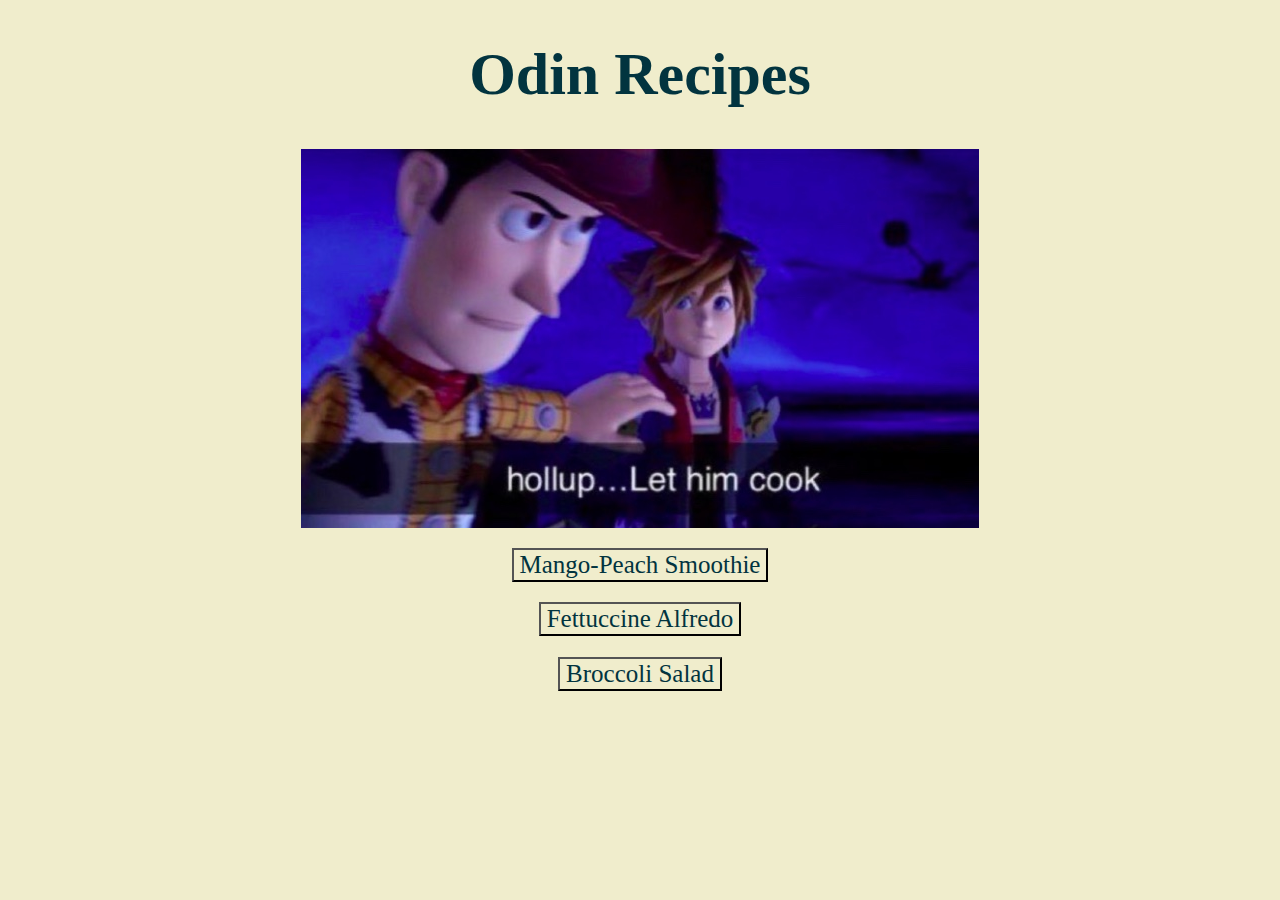
<file: index.html>
<!DOCTYPE html>
<html lang="en">
    <head>
        <meta charset="UTF-8">
        <link rel="stylesheet" href="index.css">
    </head>

    <body>  
        <h1>Odin Recipes</h1>
        <img class="center" src="images/let-him-cook.jpg" alt="Let Him Cook">
        <h2>
            <a href="recipes/smoothie.html">
                <button class="button">Mango-Peach Smoothie</button>
            </a>
        </h2>
        <h3>
                <a href="recipes/fettuccine.html">
                <button class="button">Fettuccine Alfredo</button>
            </a>
        </h3>
        <h4>
            <a href="recipes/salad.html">
                <button class="button">Broccoli Salad</button>
            </a>
        </h4>
    </body>  
</html>
</file>
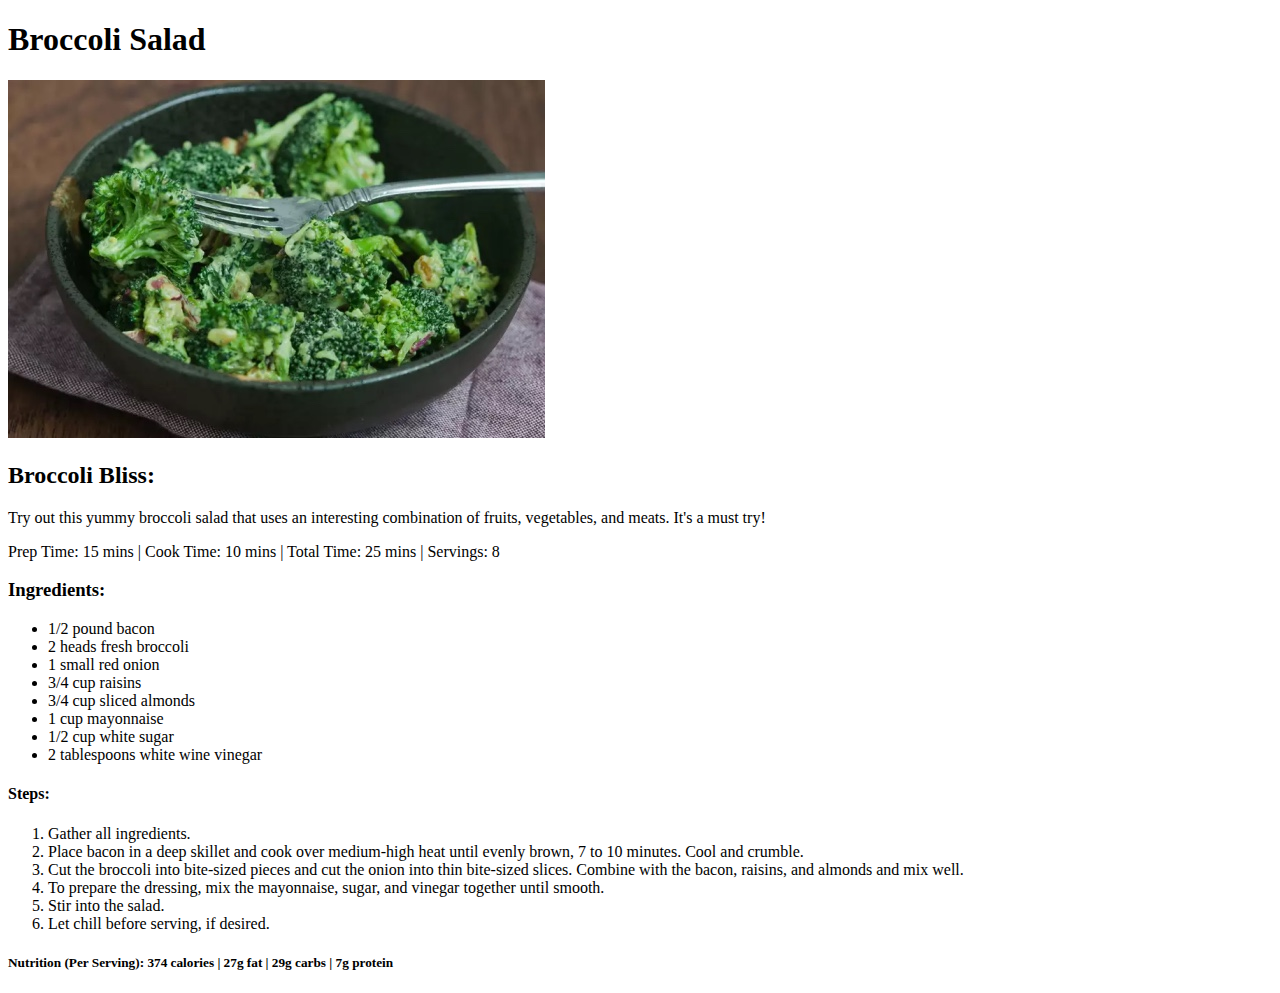
<file: recipes/broccoli-salad.html>
<!DOCTYPE html>
<html lang="en">
    <head>
        <meta charset="UTF-8">
    </head>
    
    <body>
        <h1>Broccoli Salad</h1>
        <img src="../images/broccoli-salad.jpg" alt="Broccoli Salad">
        <h2>Broccoli Bliss:</h2>
            <p>Try out this yummy broccoli salad that uses an interesting combination of fruits, vegetables, and meats. It's a must try!</p>
            <p>Prep Time: 15 mins | Cook Time: 10 mins | Total Time: 25 mins | Servings: 8</p>
        <h3>Ingredients:</h3>
            <ul>
                <li>1/2 pound bacon</li>
                <li>2 heads fresh broccoli</li>
                <li>1 small red onion</li>
                <li>3/4 cup raisins</li>
                <li>3/4 cup sliced almonds</li>
                <li>1 cup mayonnaise</li>
                <li>1/2 cup white sugar</li>
                <li>2 tablespoons white wine vinegar</li>
            </ul>
        <h4>Steps:</h4>
            <ol>
                <li>Gather all ingredients.</li>
                <li>Place bacon in a deep skillet and cook over medium-high heat until evenly brown, 7 to 10 minutes. Cool and crumble.</li>
                <li>Cut the broccoli into bite-sized pieces and cut the onion into thin bite-sized slices. Combine with the bacon, raisins, and almonds and mix well.</li>
                <li>To prepare the dressing, mix the mayonnaise, sugar, and vinegar together until smooth.</li>
                <li>Stir into the salad.</li>
                <li>Let chill before serving, if desired.</li>
            </ol>
        <h5>Nutrition (Per Serving): 374 calories | 27g fat | 29g carbs | 7g protein</h5>
    </body>
</html>
</file>
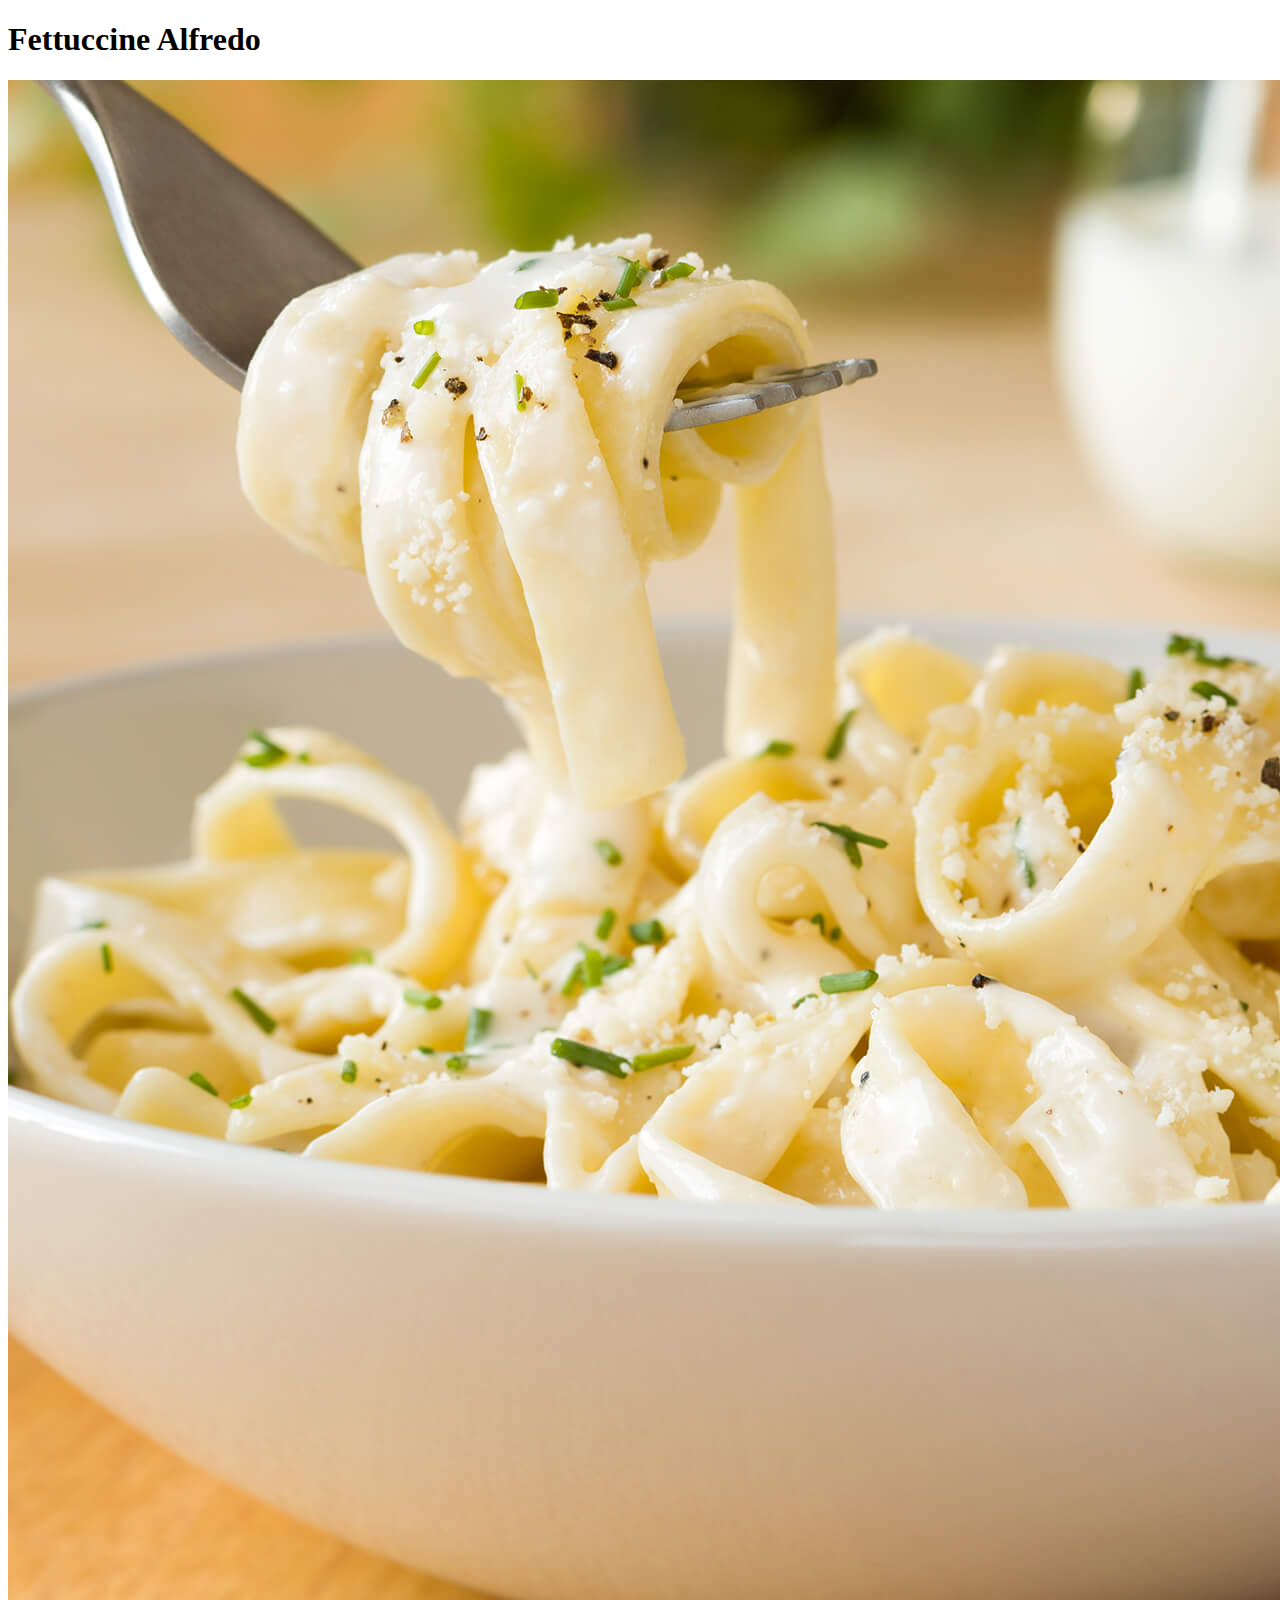
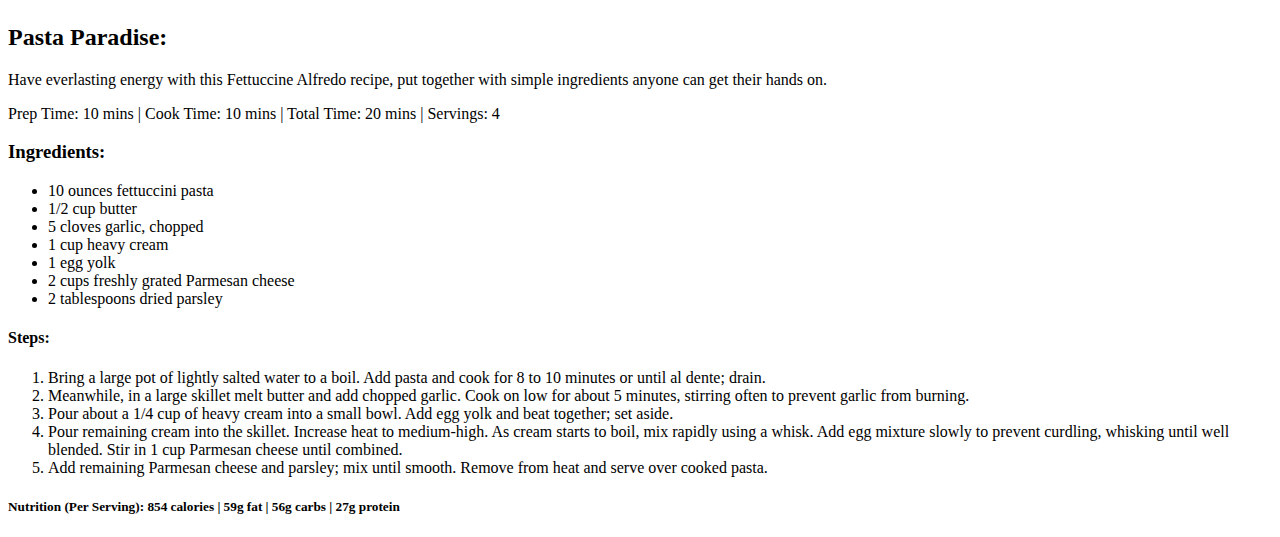
<file: recipes/fettuccine-alfredo.html>
<!DOCTYPE html>
<html lang="en">
    <head>
        <meta charset="UTF-8">
    </head>

    <body>
        <h1>Fettuccine Alfredo</h1>
        <img src="../images/fettuccine-alfredo.jpg" alt="Fettuccine Alfredo">
        <h2>Pasta Paradise:</h2>
            <p>Have everlasting energy with this Fettuccine Alfredo recipe, put together with simple ingredients anyone can get their hands on.</p>
            <p>Prep Time: 10 mins | Cook Time: 10 mins | Total Time: 20 mins | Servings: 4</p>
        <h3>Ingredients:</h3>
            <ul>
                <li>10 ounces fettuccini pasta</li>
                <li>1/2 cup butter</li>
                <Li>5 cloves garlic, chopped</Li>
                <li>1 cup heavy cream</li>
                <li>1 egg yolk</li>
                <li>2 cups freshly grated Parmesan cheese</li>
                <li>2 tablespoons dried parsley</li>
            </ul>
        <h4>Steps:</h4>
            <ol>
                <li>Bring a large pot of lightly salted water to a boil. Add pasta and cook for 8 to 10 minutes or until al dente; drain.</li>
                <li>Meanwhile, in a large skillet melt butter and add chopped garlic. Cook on low for about 5 minutes, stirring often to prevent garlic from burning.</li>
                <li>Pour about a 1/4 cup of heavy cream into a small bowl. Add egg yolk and beat together; set aside.</li>
                <li>Pour remaining cream into the skillet. Increase heat to medium-high. As cream starts to boil, mix rapidly using a whisk. Add egg mixture slowly to prevent curdling, whisking until well blended. Stir in 1 cup Parmesan cheese until combined.</li>
                <li>Add remaining Parmesan cheese and parsley; mix until smooth. Remove from heat and serve over cooked pasta.</li>
            </ol>
        <h5>Nutrition (Per Serving): 854 calories | 59g fat | 56g carbs | 27g protein</h5>  
    </body>  
</html>
</file>
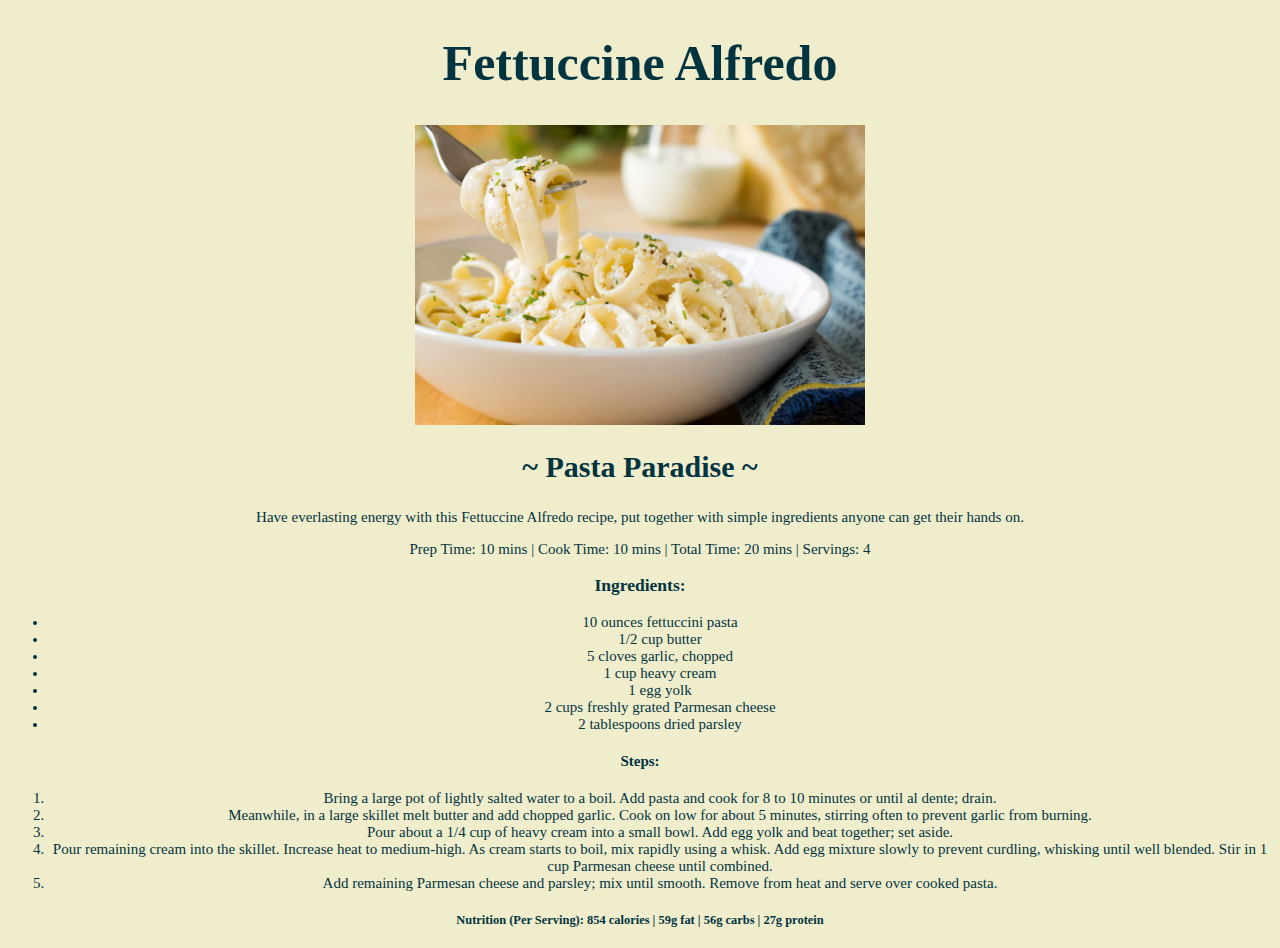
<file: recipes/fettuccine.html>
<!DOCTYPE html>
<html lang="en">
    <head>
        <meta charset="UTF-8">
        <link rel="stylesheet" href="fettuccine.css">
    </head>

    <body>
        <h1>Fettuccine Alfredo</h1>
        <img class="center" src="../images/fettuccine-alfredo.jpg" alt="Fettuccine Alfredo">
        <h2>~ Pasta Paradise ~</h2>
            <p>Have everlasting energy with this Fettuccine Alfredo recipe, put together with simple ingredients anyone can get their hands on.</p>
            <p>Prep Time: 10 mins | Cook Time: 10 mins | Total Time: 20 mins | Servings: 4</p>
        <h3>Ingredients:</h3>
            <ul>
                <li>10 ounces fettuccini pasta</li>
                <li>1/2 cup butter</li>
                <Li>5 cloves garlic, chopped</Li>
                <li>1 cup heavy cream</li>
                <li>1 egg yolk</li>
                <li>2 cups freshly grated Parmesan cheese</li>
                <li>2 tablespoons dried parsley</li>
            </ul>
        <h4>Steps:</h4>
            <ol>
                <li>Bring a large pot of lightly salted water to a boil. Add pasta and cook for 8 to 10 minutes or until al dente; drain.</li>
                <li>Meanwhile, in a large skillet melt butter and add chopped garlic. Cook on low for about 5 minutes, stirring often to prevent garlic from burning.</li>
                <li>Pour about a 1/4 cup of heavy cream into a small bowl. Add egg yolk and beat together; set aside.</li>
                <li>Pour remaining cream into the skillet. Increase heat to medium-high. As cream starts to boil, mix rapidly using a whisk. Add egg mixture slowly to prevent curdling, whisking until well blended. Stir in 1 cup Parmesan cheese until combined.</li>
                <li>Add remaining Parmesan cheese and parsley; mix until smooth. Remove from heat and serve over cooked pasta.</li>
            </ol>
        <h5>Nutrition (Per Serving): 854 calories | 59g fat | 56g carbs | 27g protein</h5>  
    </body>  
</html>
</file>
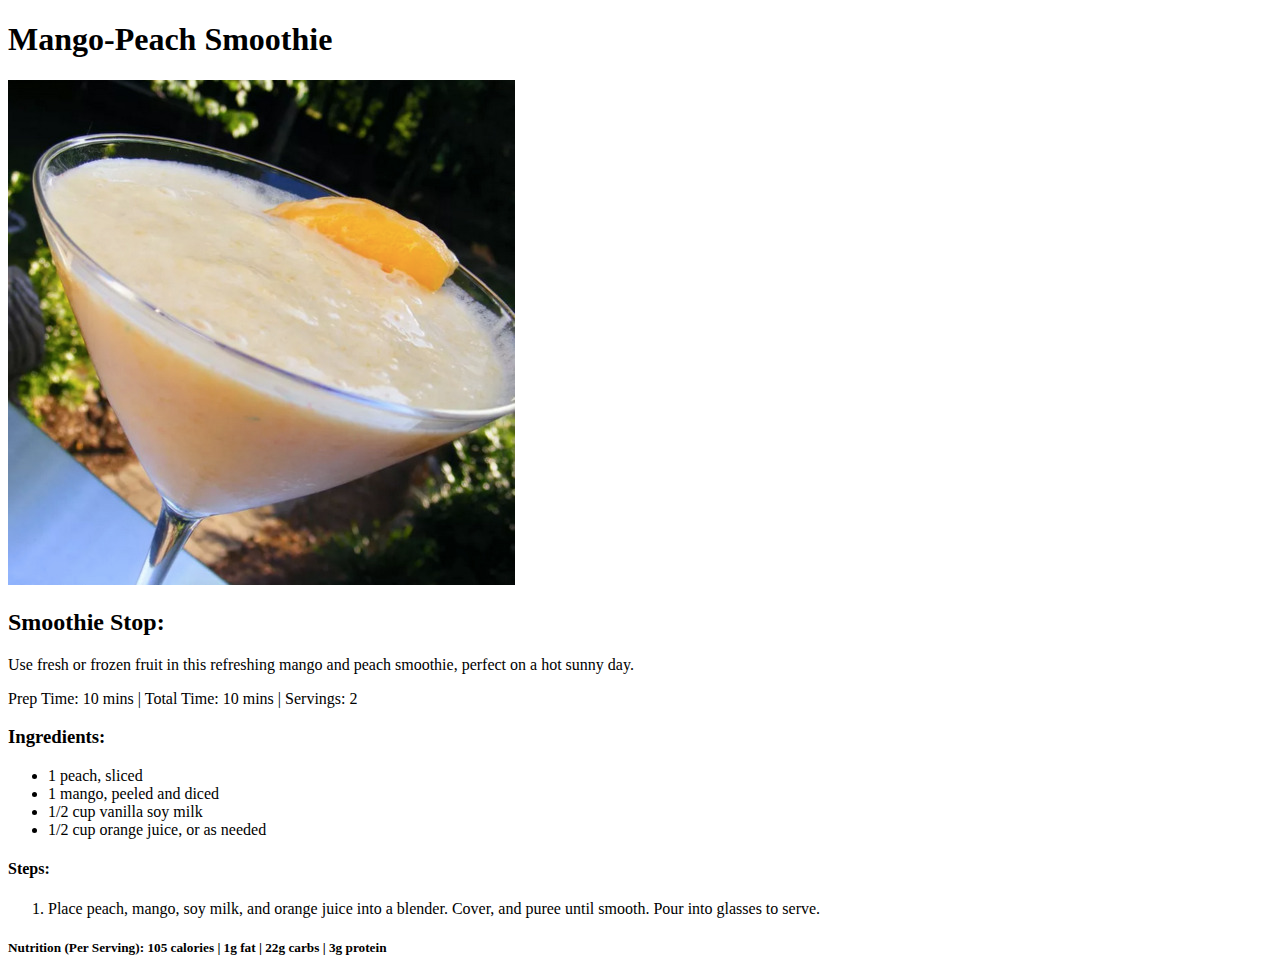
<file: recipes/mango-peach-smoothie.html>
<!DOCTYPE html>
<html lang="en">
    <head>
        <meta charset="UTF-8">
    </head>

    <body>
        <h1>Mango-Peach Smoothie</h1>
        <img src="../images/mango-peach-smoothie.jpg" alt="Mango-Peach Smoothie">
        <h2>Smoothie Stop:</h2>
            <p>Use fresh or frozen fruit in this refreshing mango and peach smoothie, perfect on a hot sunny day.</p>
            <p>Prep Time: 10 mins | Total Time: 10 mins | Servings: 2</p>
        <h3>Ingredients:</h3>
            <ul>
                <li>1 peach, sliced</li>
                <li>1 mango, peeled and diced</li>
                <li>1/2 cup vanilla soy milk</li>
                <li>1/2 cup orange juice, or as needed</li>
            </ul>
        <h4>Steps:</h4>
            <ol>
                <li>Place peach, mango, soy milk, and orange juice into a blender. Cover, and puree until smooth. Pour into glasses to serve. </li>
            </ol>
        <h5>Nutrition (Per Serving): 105 calories | 1g fat | 22g carbs | 3g protein </h5>
    </body>
</html>
</file>
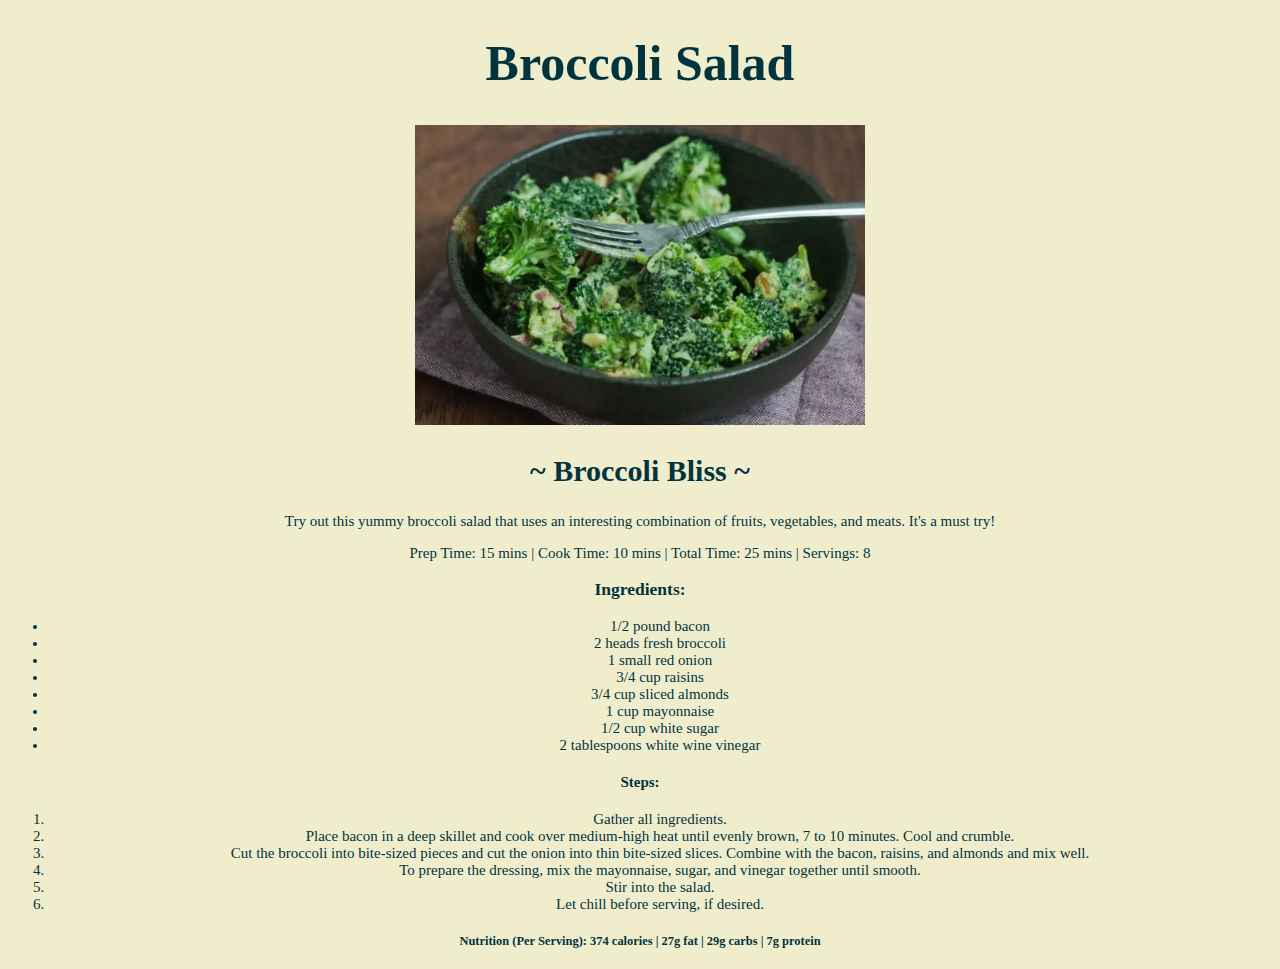
<file: recipes/salad.html>
<!DOCTYPE html>
<html lang="en">
    <head>
        <meta charset="UTF-8">
        <link rel="stylesheet" href="salad.css">
    </head>
    
    <body>
        <h1>Broccoli Salad</h1>
        <img src="../images/broccoli-salad.jpg" alt="Broccoli Salad">
        <h2>~ Broccoli Bliss ~</h2>
            <p>Try out this yummy broccoli salad that uses an interesting combination of fruits, vegetables, and meats. It's a must try!</p>
            <p>Prep Time: 15 mins | Cook Time: 10 mins | Total Time: 25 mins | Servings: 8</p>
        <h3>Ingredients:</h3>
            <ul>
                <li>1/2 pound bacon</li>
                <li>2 heads fresh broccoli</li>
                <li>1 small red onion</li>
                <li>3/4 cup raisins</li>
                <li>3/4 cup sliced almonds</li>
                <li>1 cup mayonnaise</li>
                <li>1/2 cup white sugar</li>
                <li>2 tablespoons white wine vinegar</li>
            </ul>
        <h4>Steps:</h4>
            <ol>
                <li>Gather all ingredients.</li>
                <li>Place bacon in a deep skillet and cook over medium-high heat until evenly brown, 7 to 10 minutes. Cool and crumble.</li>
                <li>Cut the broccoli into bite-sized pieces and cut the onion into thin bite-sized slices. Combine with the bacon, raisins, and almonds and mix well.</li>
                <li>To prepare the dressing, mix the mayonnaise, sugar, and vinegar together until smooth.</li>
                <li>Stir into the salad.</li>
                <li>Let chill before serving, if desired.</li>
            </ol>
        <h5>Nutrition (Per Serving): 374 calories | 27g fat | 29g carbs | 7g protein</h5>
    </body>
</html>
</file>
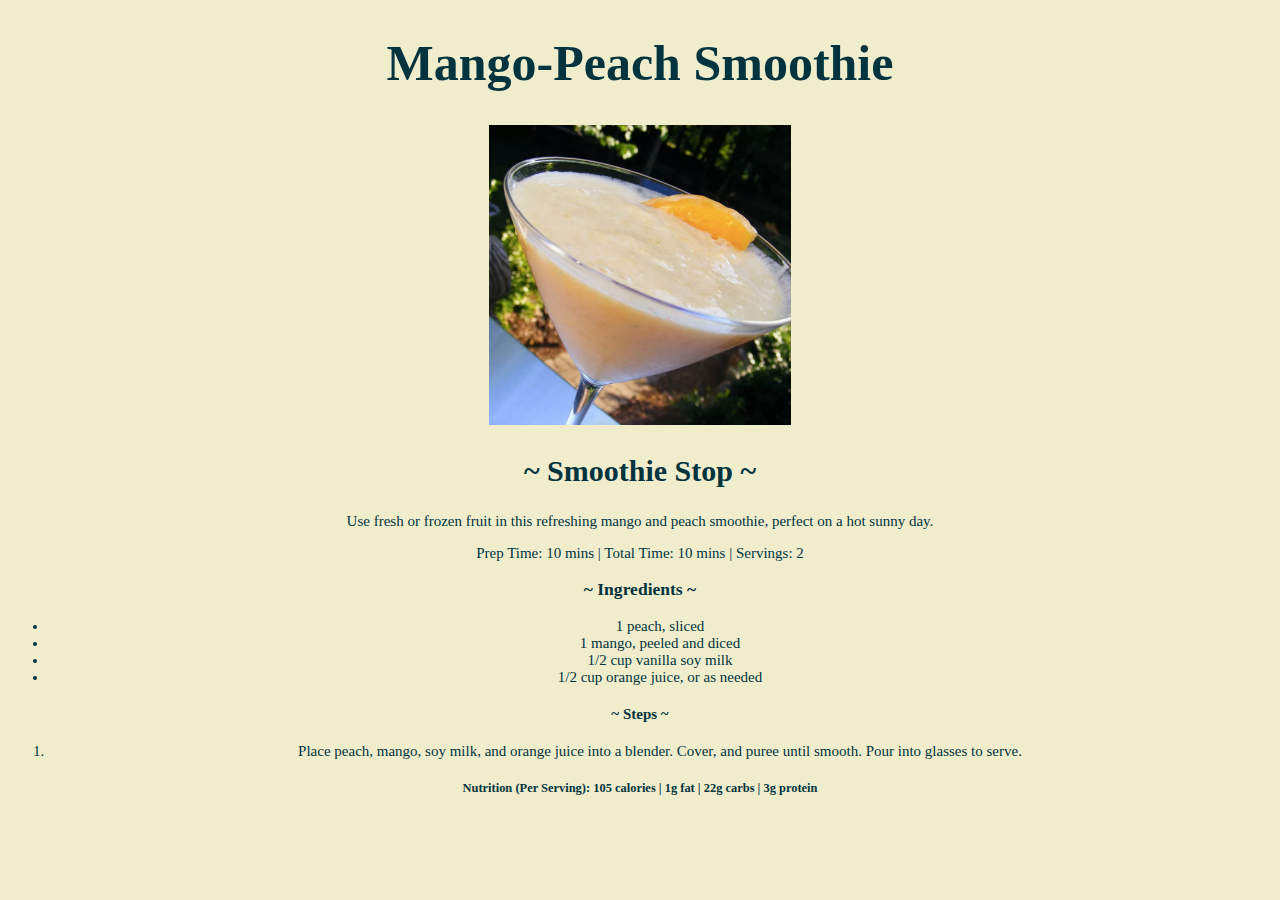
<file: recipes/smoothie.html>
<!DOCTYPE html>
<html lang="en">
    <head>
        <meta charset="UTF-8">
        <link rel="stylesheet" href="smoothie.css">
    </head>

    <body>
        <h1>Mango-Peach Smoothie</h1>
        <img src="../images/mango-peach-smoothie.jpg" alt="Mango-Peach Smoothie">
        <h2>~ Smoothie Stop ~</h2>
            <p>Use fresh or frozen fruit in this refreshing mango and peach smoothie, perfect on a hot sunny day.</p>
            <p>Prep Time: 10 mins | Total Time: 10 mins | Servings: 2</p>
        <h3>~ Ingredients ~</h3>
            <ul>
                <li>1 peach, sliced</li>
                <li>1 mango, peeled and diced</li>
                <li>1/2 cup vanilla soy milk</li>
                <li>1/2 cup orange juice, or as needed</li>
            </ul>
        <h4>~ Steps ~</h4>
            <ol>
                <li>Place peach, mango, soy milk, and orange juice into a blender. Cover, and puree until smooth. Pour into glasses to serve. </li>
            </ol>
        <h5>Nutrition (Per Serving): 105 calories | 1g fat | 22g carbs | 3g protein </h5>
    </body>
</html>
</file>
<file: index.css>
h1 {font-size: 60px;}

body {
    background-color:#F0EDCC; 
    color: #02343F;
    text-align: center; 
    font-family: cursive, fantasy;
}

.center {
    display: block;
    margin-left: auto;
    margin-right: auto;
}

.button {
    background-color:#F0EDCC; 
    color:#02343F;
    font-weight: 500;
    font-size: 25px;
    font-family: cursive, fantasy;
}
</file>
<file: recipes/fettuccine.css>
h1 {font-size: 50px;}

h2 {font-size: 30px;}

body {
    background-color:#F0EDCC;
    color: #02343F;
    text-align: center; 
    font-family: cursive, fantasy;
    font-size: 15px;
} 
img {height: 300px; width: auto;}

.center {
    display: block;
    margin-left: auto;
    margin-right: auto;
}
</file>
<file: recipes/salad.css>
h1 {font-size: 50px;}

h2 {font-size: 30px;}

body {
    background-color:#F0EDCC; 
    color: #02343F;
    text-align: center;
    font-family: cursive, fantasy;
    font-size: 15px;
}

img {
    height: 300px;
    width: auto;
}

.center {
    display: block;
    margin-left: auto;
    margin-right: auto;
}
</file>
<file: recipes/smoothie.css>
h1 {font-size: 50px;}

h2 {font-size: 30px;}

body {
    background-color:#F0EDCC;
    color: #02343F;
    text-align: center; 
    font-family: cursive, fantasy;
    font-size: 15px;
}

img {
    height: 300px;
    width: auto;
}

.center {
    display: block;
    margin-left: auto;
    margin-right: auto;
}
</file>
